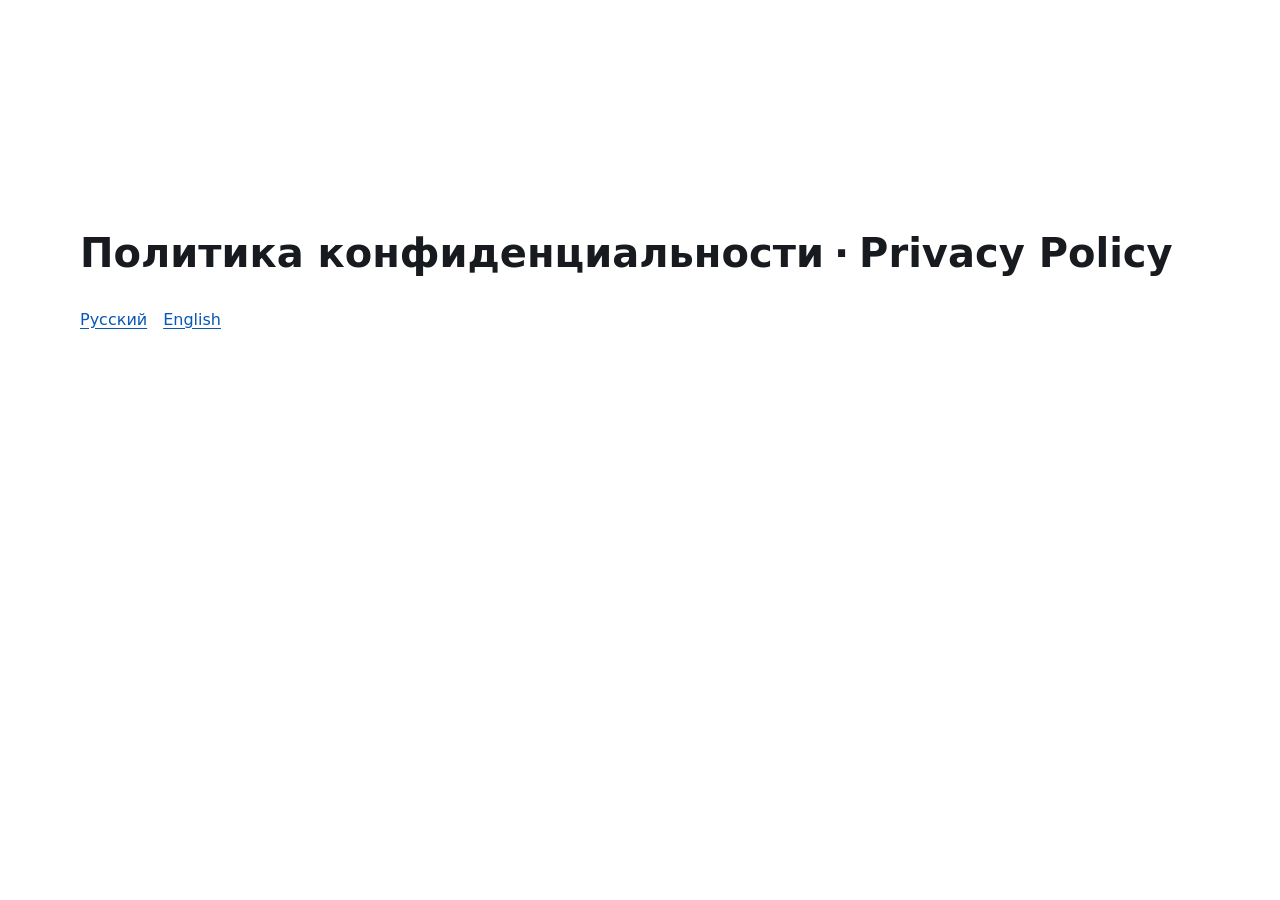
<file: index.html>
<!doctype html>
<html lang="ru">
  <head>
    <meta charset="utf-8">
    <meta name="viewport" content="width=device-width, initial-scale=1">
    <meta name="color-scheme" content="light">
    <title>Трекер приёма · Intake Tracker</title>
    <link rel="stylesheet" href="./assets/site.css">
  </head>
  <body>
    <main class="language-choice">
      <h1 class="language-choice-title"><span lang="ru">Политика конфиденциальности</span> <span class="language-choice-separator" aria-hidden="true">·</span> <span lang="en">Privacy Policy</span></h1>
      <ul class="language-list"><li><a href="./ru/" lang="ru">Русский</a></li><li><a href="./en/" lang="en">English</a></li></ul>
    </main>
  </body>
</html>
</file>
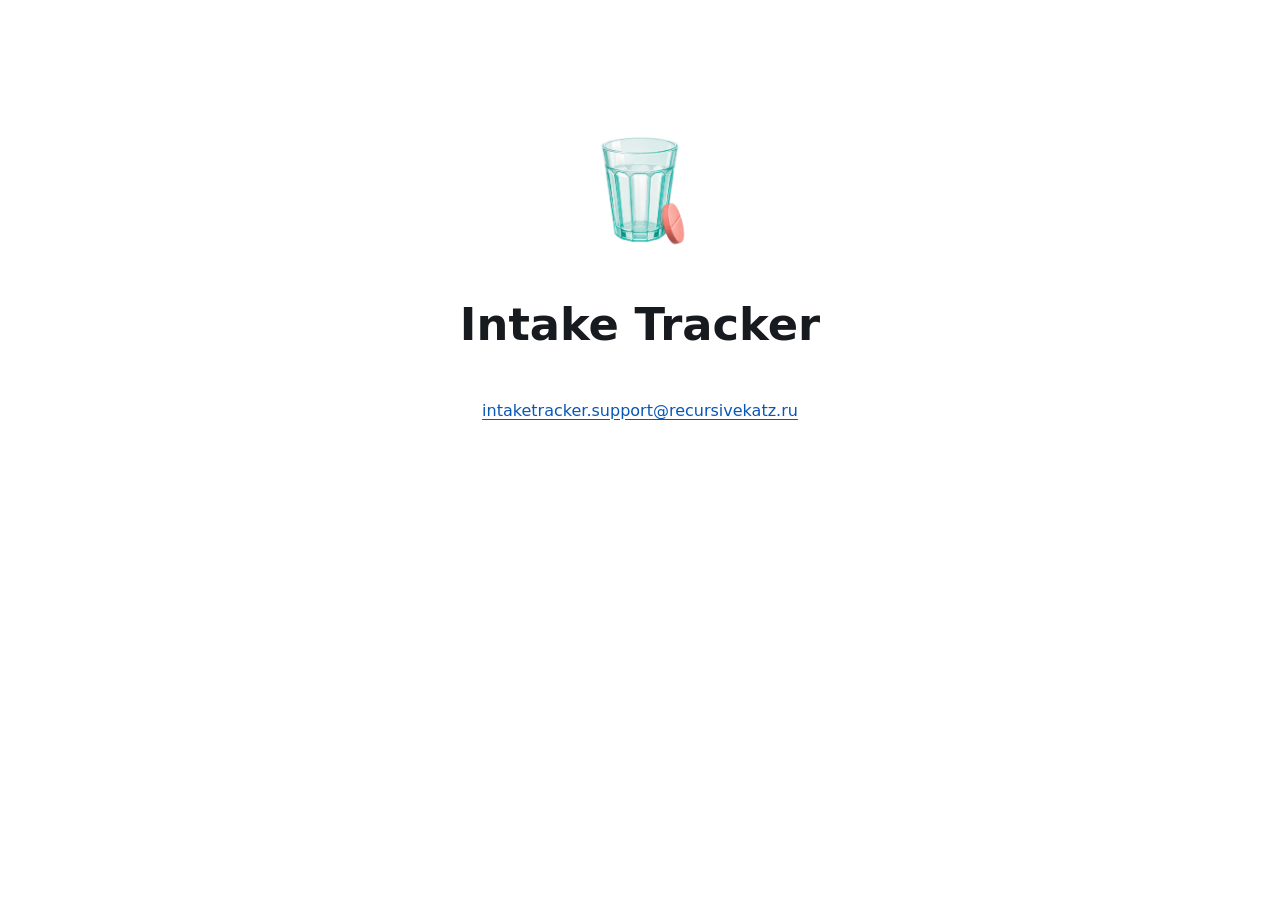
<file: download/index.html>
<!doctype html>
<html lang="en">
  <head>
    <meta charset="utf-8">
    <meta name="viewport" content="width=device-width, initial-scale=1">
    <meta name="color-scheme" content="light">
    <title>Download Intake Tracker</title>
    <link rel="stylesheet" href="../assets/site.css">
  </head>
  <body>
    <main class="download-page">
      <img class="download-icon" src="../assets/intake-tracker-icon.png" alt="Intake Tracker icon">
      <h1>Intake Tracker</h1>

      <p><a href="mailto:intaketracker.support@recursivekatz.ru">intaketracker.support@recursivekatz.ru</a></p>
    </main>
  </body>
</html>
</file>
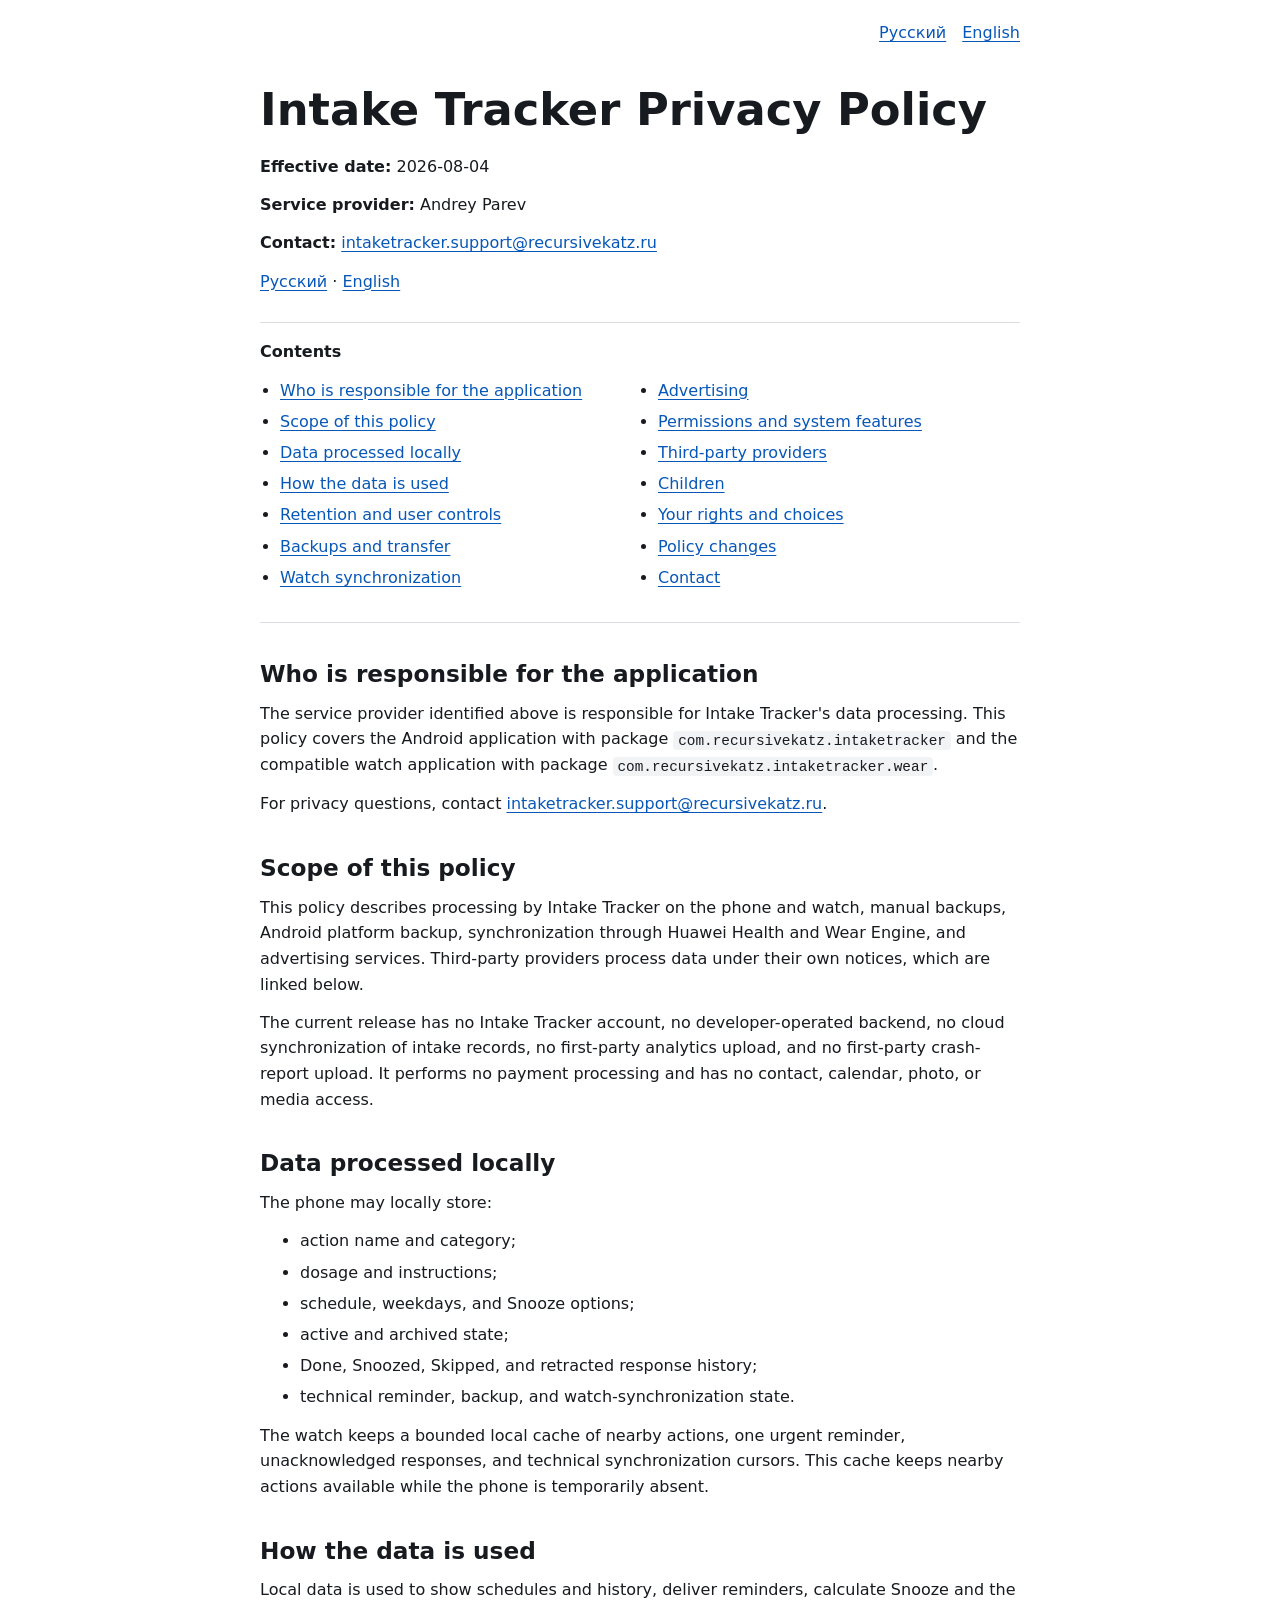
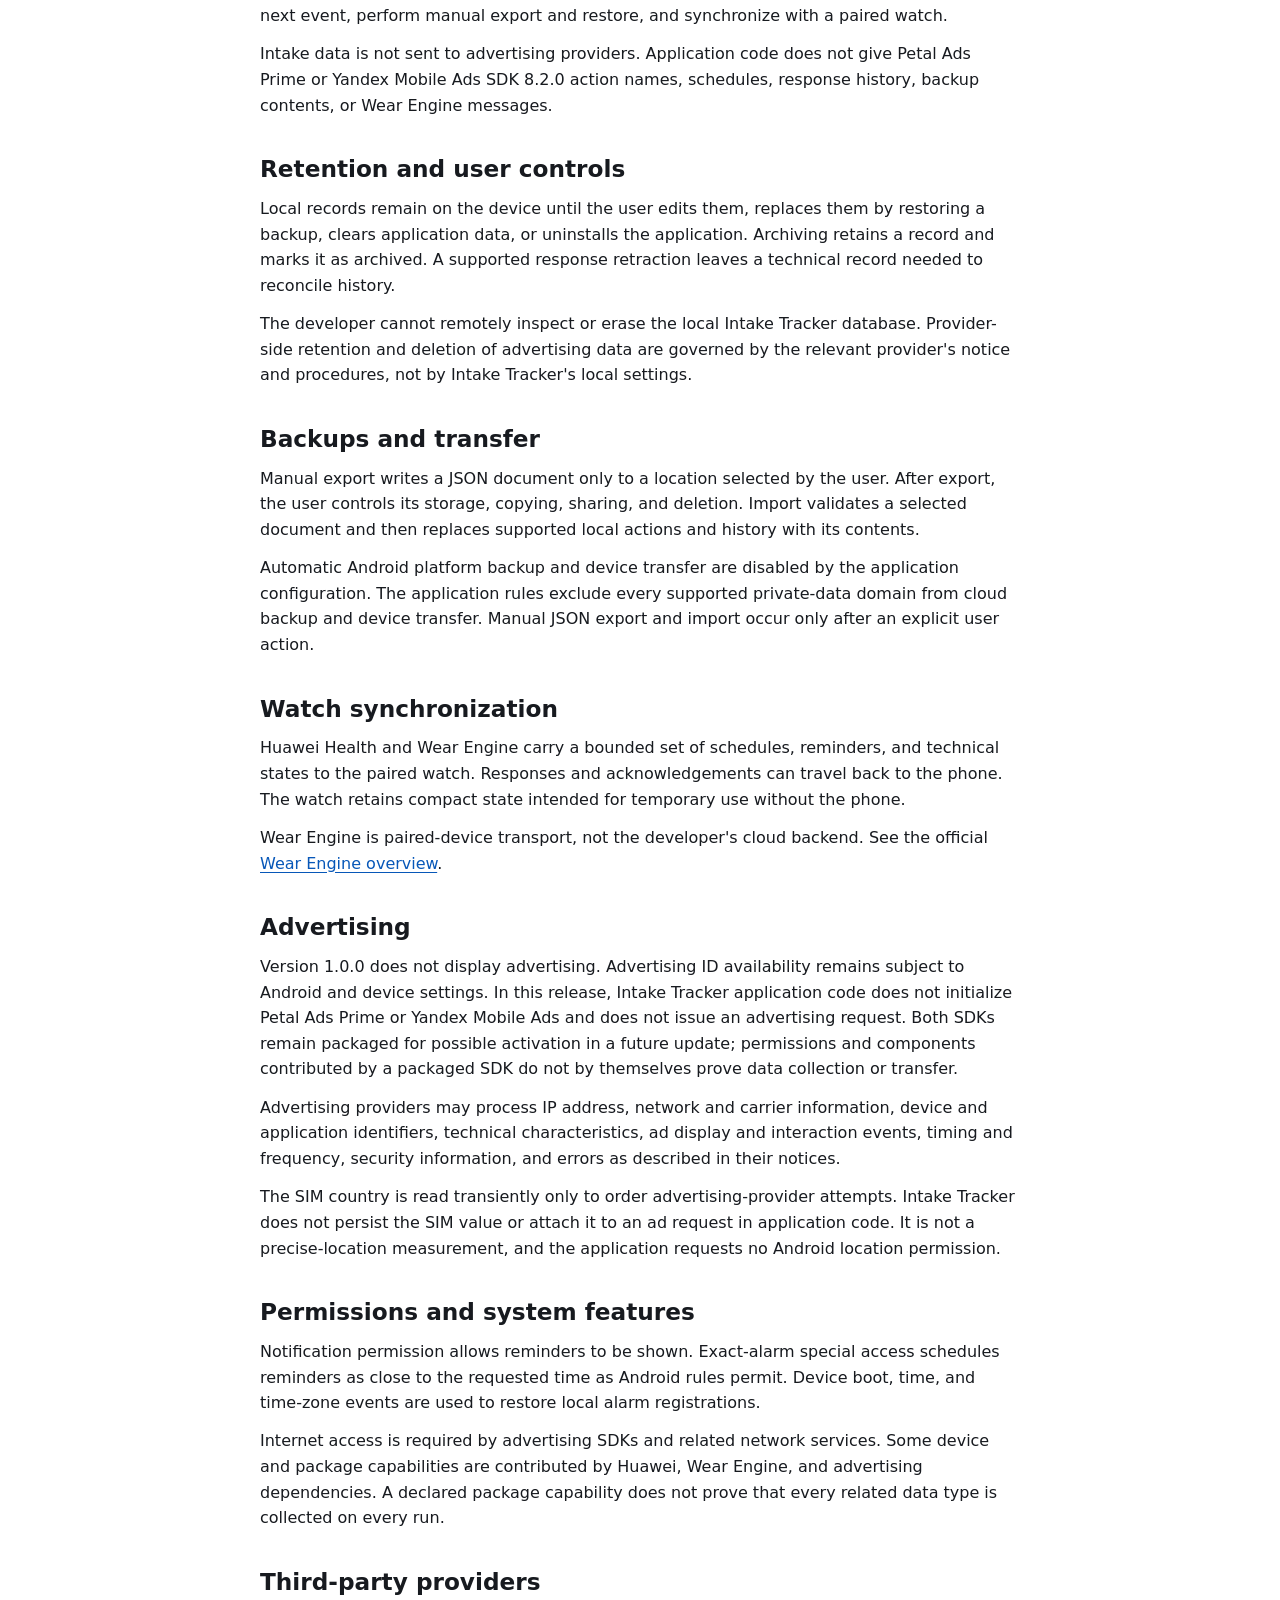
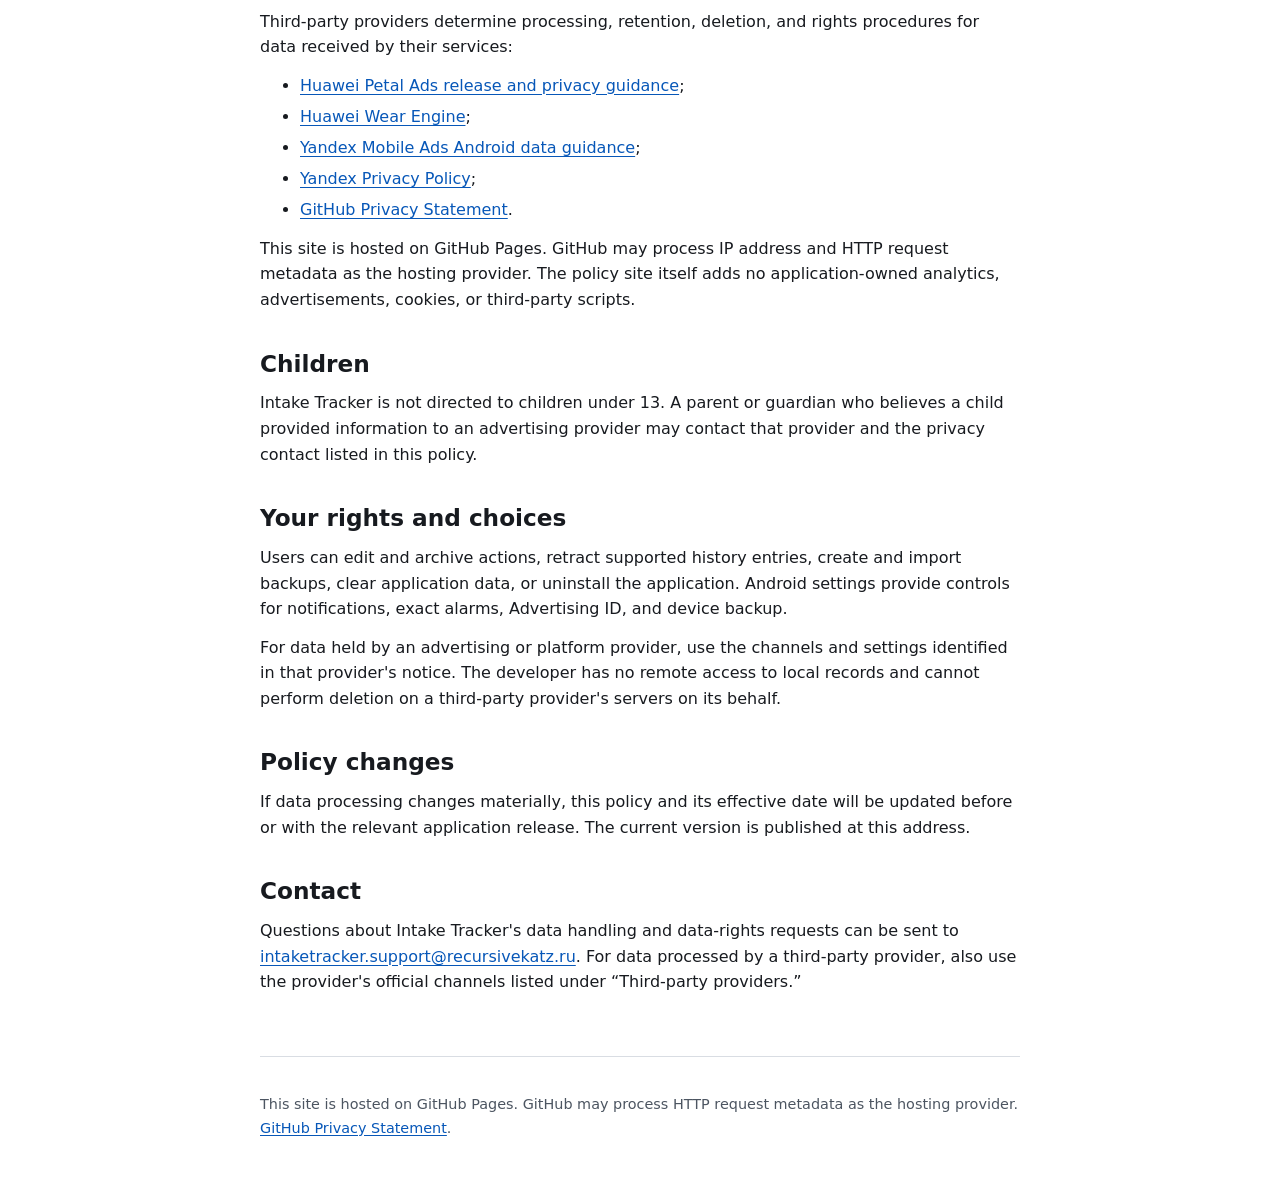
<file: en/index.html>
<!doctype html>
<html lang="en">
  <head>
    <meta charset="utf-8">
    <meta name="viewport" content="width=device-width, initial-scale=1">
    <meta name="color-scheme" content="light">
    <title>Intake Tracker Privacy Policy</title>
    <link rel="stylesheet" href="../assets/site.css">
  </head>
  <body>
    <header class="site-header"><nav class="language-nav" aria-label="Language selection"><a href="../ru/" lang="ru">Русский</a><a href="../en/" lang="en">English</a></nav></header>
    <main>
      <article>
<h1>Intake Tracker Privacy Policy</h1>
<p><strong>Effective date:</strong> 2026-08-04</p>
<p><strong>Service provider:</strong> Andrey Parev</p>
<p><strong>Contact:</strong> <a href="mailto:intaketracker.support@recursivekatz.ru">intaketracker.support@recursivekatz.ru</a></p>
<p><a href="../ru/">Русский</a> · <a href="./">English</a></p>
<nav class="toc" aria-label="Policy contents"><p class="toc-title">Contents</p><ul><li><a href="#controller">Who is responsible for the application</a></li><li><a href="#scope">Scope of this policy</a></li><li><a href="#local-data">Data processed locally</a></li><li><a href="#purposes">How the data is used</a></li><li><a href="#retention-controls">Retention and user controls</a></li><li><a href="#backup">Backups and transfer</a></li><li><a href="#watch-sync">Watch synchronization</a></li><li><a href="#advertising">Advertising</a></li><li><a href="#permissions">Permissions and system features</a></li><li><a href="#third-parties">Third-party providers</a></li><li><a href="#children">Children</a></li><li><a href="#rights">Your rights and choices</a></li><li><a href="#changes">Policy changes</a></li><li><a href="#contact">Contact</a></li></ul></nav>
<h2 id="controller">Who is responsible for the application</h2>
<p>The service provider identified above is responsible for Intake Tracker&#39;s data processing. This policy covers the Android application with package <code>com.recursivekatz.intaketracker</code> and the compatible watch application with package <code>com.recursivekatz.intaketracker.wear</code>.</p>
<p>For privacy questions, contact <a href="mailto:intaketracker.support@recursivekatz.ru">intaketracker.support@recursivekatz.ru</a>.</p>
<h2 id="scope">Scope of this policy</h2>
<p>This policy describes processing by Intake Tracker on the phone and watch, manual backups, Android platform backup, synchronization through Huawei Health and Wear Engine, and advertising services. Third-party providers process data under their own notices, which are linked below.</p>
<p>The current release has no Intake Tracker account, no developer-operated backend, no cloud synchronization of intake records, no first-party analytics upload, and no first-party crash-report upload. It performs no payment processing and has no contact, calendar, photo, or media access.</p>
<h2 id="local-data">Data processed locally</h2>
<p>The phone may locally store:</p>
<ul><li>action name and category;</li><li>dosage and instructions;</li><li>schedule, weekdays, and Snooze options;</li><li>active and archived state;</li><li>Done, Snoozed, Skipped, and retracted response history;</li><li>technical reminder, backup, and watch-synchronization state.</li></ul>
<p>The watch keeps a bounded local cache of nearby actions, one urgent reminder, unacknowledged responses, and technical synchronization cursors. This cache keeps nearby actions available while the phone is temporarily absent.</p>
<h2 id="purposes">How the data is used</h2>
<p>Local data is used to show schedules and history, deliver reminders, calculate Snooze and the next event, perform manual export and restore, and synchronize with a paired watch.</p>
<p>Intake data is not sent to advertising providers. Application code does not give Petal Ads Prime or Yandex Mobile Ads SDK 8.2.0 action names, schedules, response history, backup contents, or Wear Engine messages.</p>
<h2 id="retention-controls">Retention and user controls</h2>
<p>Local records remain on the device until the user edits them, replaces them by restoring a backup, clears application data, or uninstalls the application. Archiving retains a record and marks it as archived. A supported response retraction leaves a technical record needed to reconcile history.</p>
<p>The developer cannot remotely inspect or erase the local Intake Tracker database. Provider-side retention and deletion of advertising data are governed by the relevant provider&#39;s notice and procedures, not by Intake Tracker&#39;s local settings.</p>
<h2 id="backup">Backups and transfer</h2>
<p>Manual export writes a JSON document only to a location selected by the user. After export, the user controls its storage, copying, sharing, and deletion. Import validates a selected document and then replaces supported local actions and history with its contents.</p>
<p>Automatic Android platform backup and device transfer are disabled by the application configuration. The application rules exclude every supported private-data domain from cloud backup and device transfer. Manual JSON export and import occur only after an explicit user action.</p>
<h2 id="watch-sync">Watch synchronization</h2>
<p>Huawei Health and Wear Engine carry a bounded set of schedules, reminders, and technical states to the paired watch. Responses and acknowledgements can travel back to the phone. The watch retains compact state intended for temporary use without the phone.</p>
<p>Wear Engine is paired-device transport, not the developer&#39;s cloud backend. See the official <a href="https://developer.huawei.com/consumer/en/doc/development/connectivity-Guides/service-introduction-0000000000018585">Wear Engine overview</a>.</p>
<h2 id="advertising">Advertising</h2>
<p>Version 1.0.0 does not display advertising. Advertising ID availability remains subject to Android and device settings. In this release, Intake Tracker application code does not initialize Petal Ads Prime or Yandex Mobile Ads and does not issue an advertising request. Both SDKs remain packaged for possible activation in a future update; permissions and components contributed by a packaged SDK do not by themselves prove data collection or transfer.</p>
<p>Advertising providers may process IP address, network and carrier information, device and application identifiers, technical characteristics, ad display and interaction events, timing and frequency, security information, and errors as described in their notices.</p>
<p>The SIM country is read transiently only to order advertising-provider attempts. Intake Tracker does not persist the SIM value or attach it to an ad request in application code. It is not a precise-location measurement, and the application requests no Android location permission.</p>
<h2 id="permissions">Permissions and system features</h2>
<p>Notification permission allows reminders to be shown. Exact-alarm special access schedules reminders as close to the requested time as Android rules permit. Device boot, time, and time-zone events are used to restore local alarm registrations.</p>
<p>Internet access is required by advertising SDKs and related network services. Some device and package capabilities are contributed by Huawei, Wear Engine, and advertising dependencies. A declared package capability does not prove that every related data type is collected on every run.</p>
<h2 id="third-parties">Third-party providers</h2>
<p>Third-party providers determine processing, retention, deletion, and rights procedures for data received by their services:</p>
<ul><li><a href="https://developer.huawei.com/consumer/en/doc/distribution/monetize/release-0000001050961874">Huawei Petal Ads release and privacy guidance</a>;</li><li><a href="https://developer.huawei.com/consumer/en/doc/development/connectivity-Guides/service-introduction-0000000000018585">Huawei Wear Engine</a>;</li><li><a href="https://ads.yandex.com/helpcenter/en/dev/android/app-privacy-android">Yandex Mobile Ads Android data guidance</a>;</li><li><a href="https://yandex.com/legal/confidential/">Yandex Privacy Policy</a>;</li><li><a href="https://docs.github.com/en/site-policy/privacy-policies/github-general-privacy-statement">GitHub Privacy Statement</a>.</li></ul>
<p>This site is hosted on GitHub Pages. GitHub may process IP address and HTTP request metadata as the hosting provider. The policy site itself adds no application-owned analytics, advertisements, cookies, or third-party scripts.</p>
<h2 id="children">Children</h2>
<p>Intake Tracker is not directed to children under 13. A parent or guardian who believes a child provided information to an advertising provider may contact that provider and the privacy contact listed in this policy.</p>
<h2 id="rights">Your rights and choices</h2>
<p>Users can edit and archive actions, retract supported history entries, create and import backups, clear application data, or uninstall the application. Android settings provide controls for notifications, exact alarms, Advertising ID, and device backup.</p>
<p>For data held by an advertising or platform provider, use the channels and settings identified in that provider&#39;s notice. The developer has no remote access to local records and cannot perform deletion on a third-party provider&#39;s servers on its behalf.</p>
<h2 id="changes">Policy changes</h2>
<p>If data processing changes materially, this policy and its effective date will be updated before or with the relevant application release. The current version is published at this address.</p>
<h2 id="contact">Contact</h2>
<p>Questions about Intake Tracker&#39;s data handling and data-rights requests can be sent to <a href="mailto:intaketracker.support@recursivekatz.ru">intaketracker.support@recursivekatz.ru</a>. For data processed by a third-party provider, also use the provider&#39;s official channels listed under “Third-party providers.”</p>
      </article>
    </main>
    <footer class="site-footer"><p>This site is hosted on GitHub Pages. GitHub may process HTTP request metadata as the hosting provider. <a href="https://docs.github.com/en/site-policy/privacy-policies/github-general-privacy-statement">GitHub Privacy Statement</a>.</p></footer>
  </body>
</html>
</file>
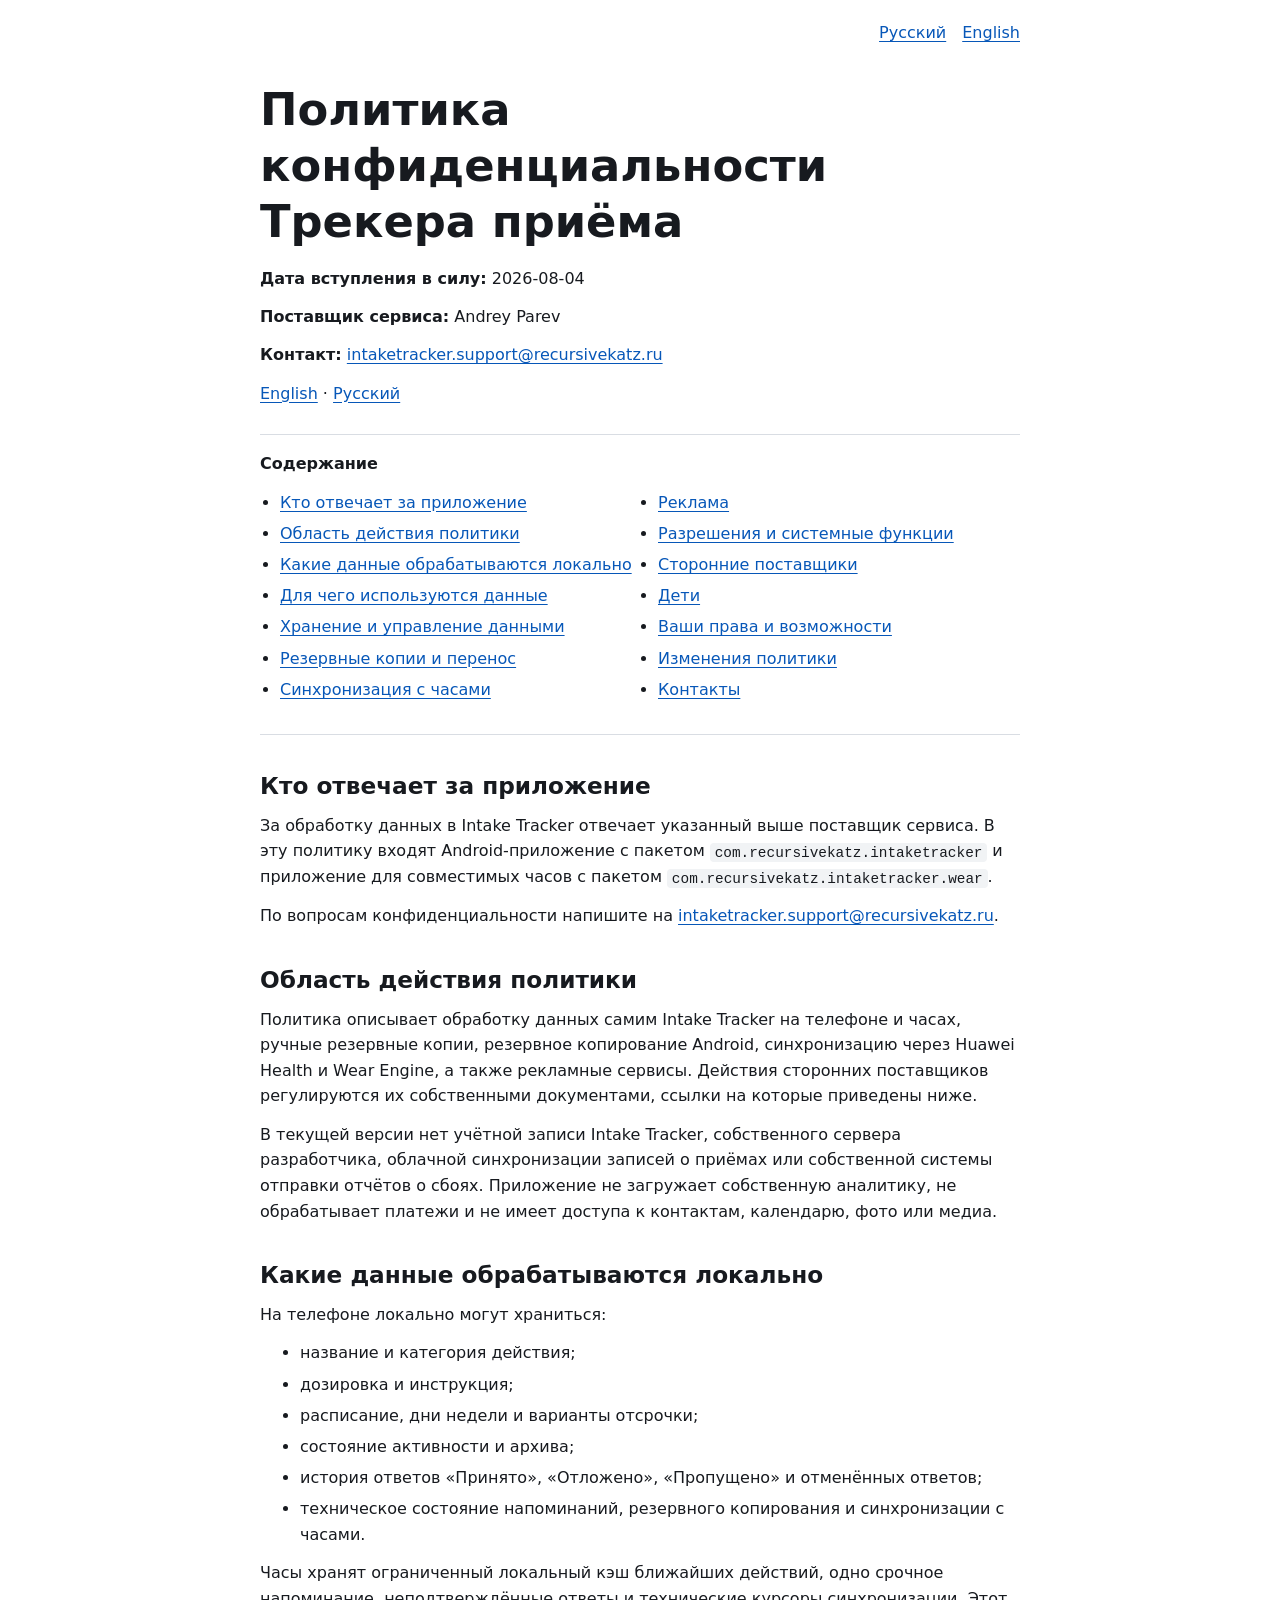
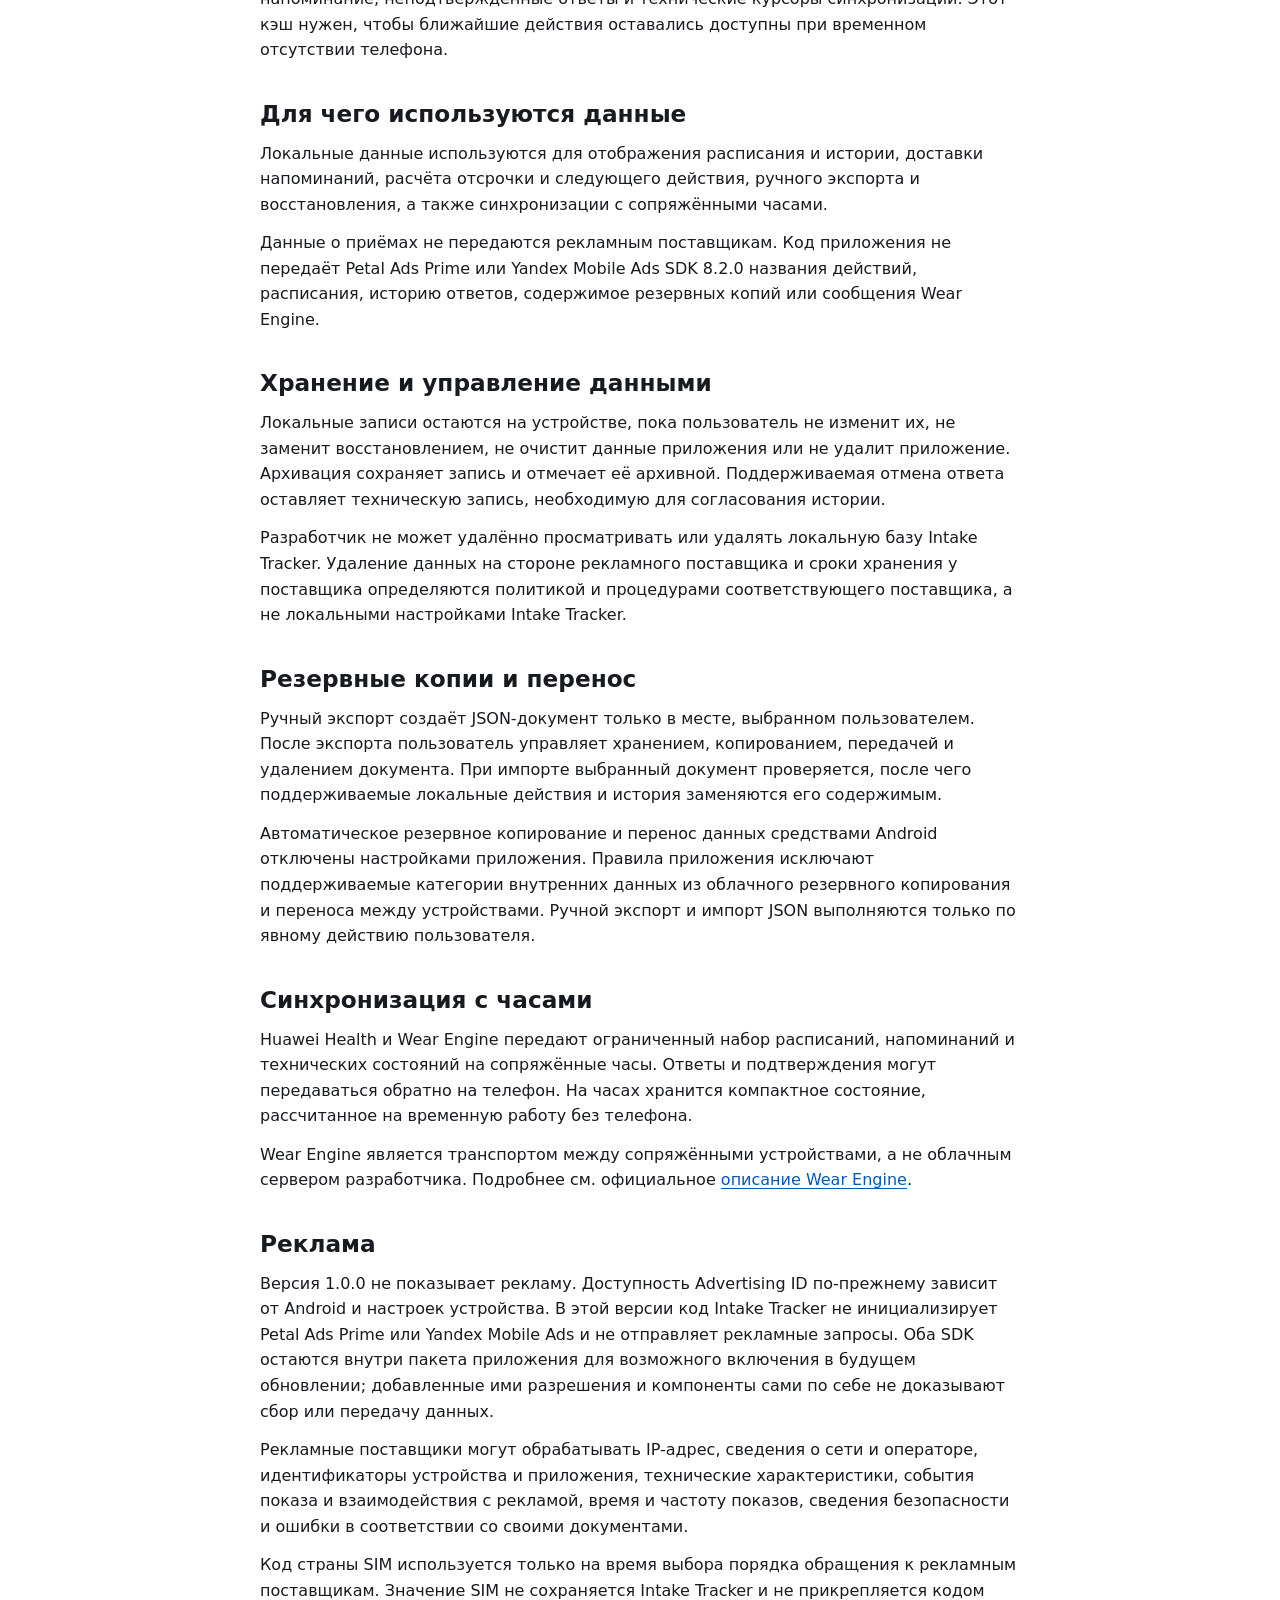
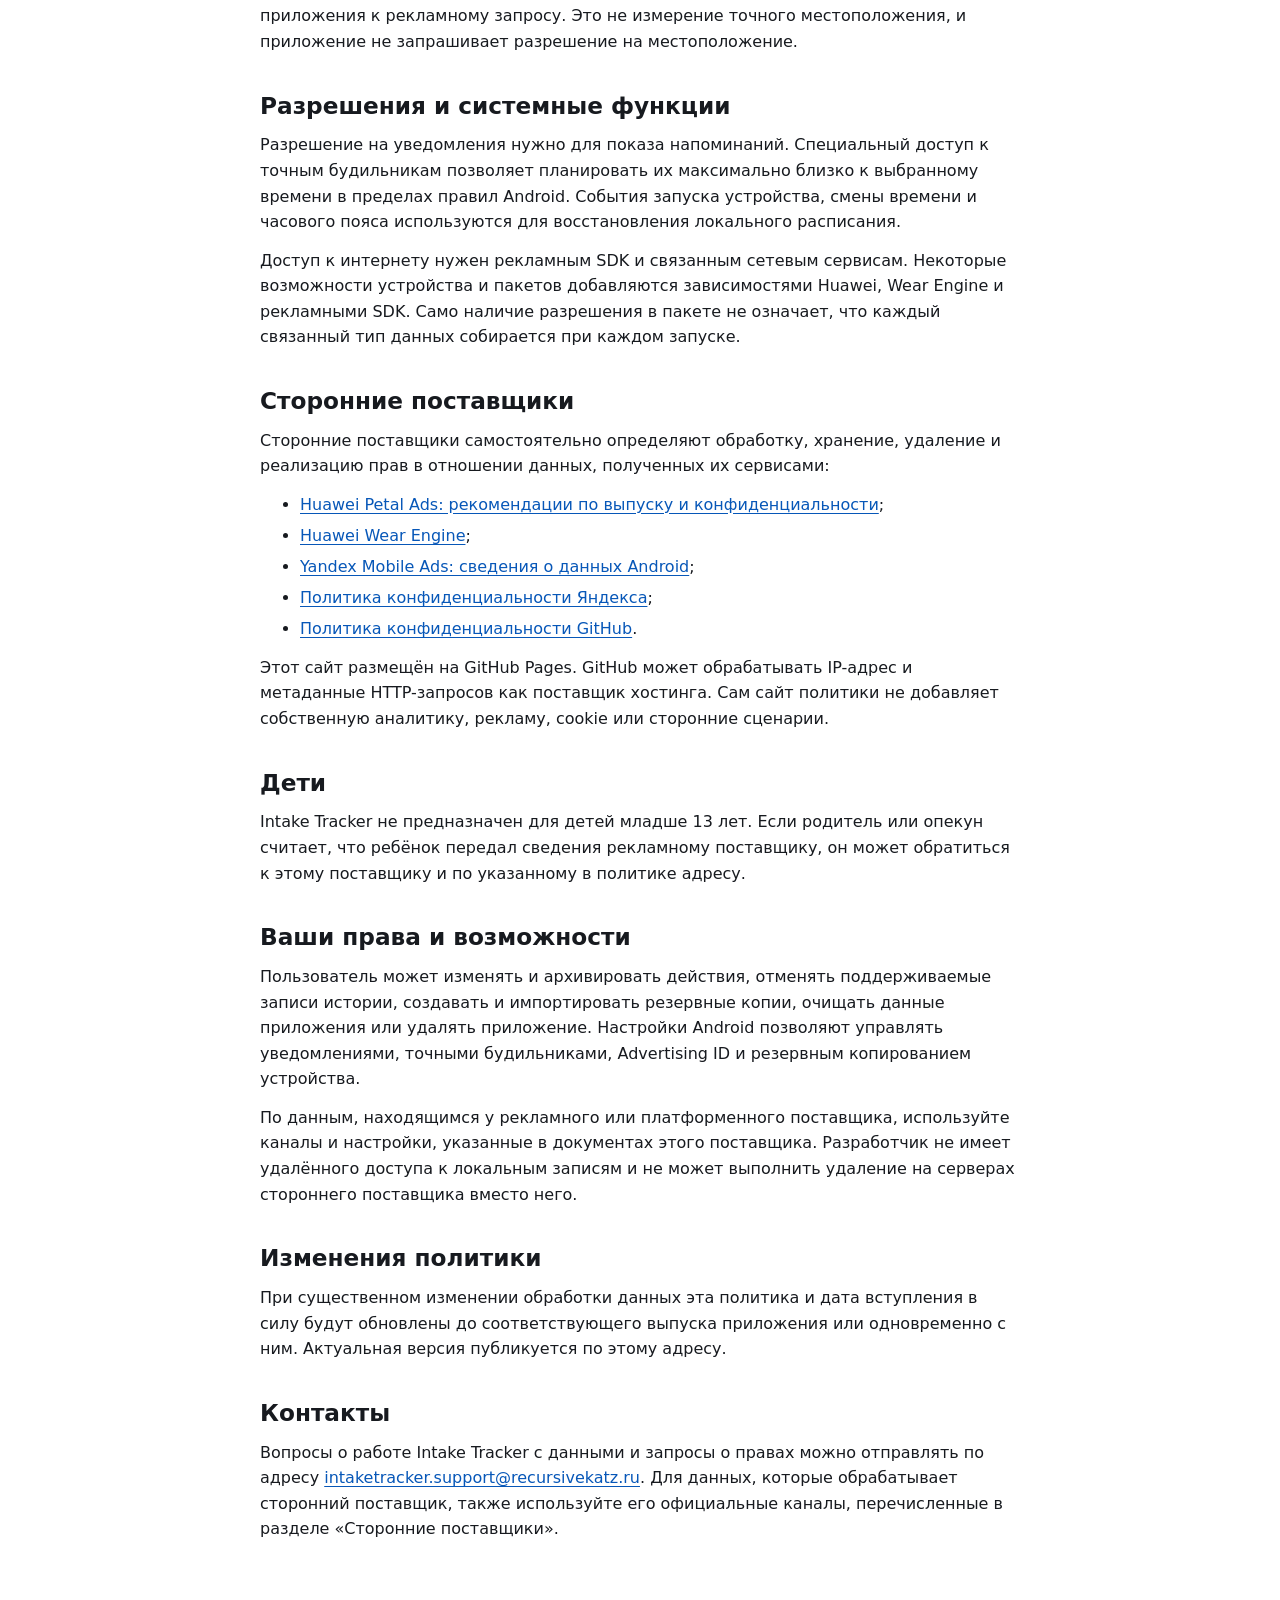
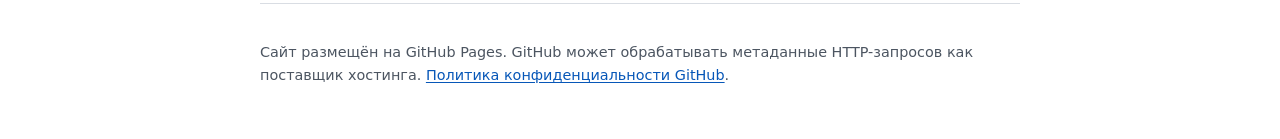
<file: ru/index.html>
<!doctype html>
<html lang="ru">
  <head>
    <meta charset="utf-8">
    <meta name="viewport" content="width=device-width, initial-scale=1">
    <meta name="color-scheme" content="light">
    <title>Политика конфиденциальности Трекера приёма</title>
    <link rel="stylesheet" href="../assets/site.css">
  </head>
  <body>
    <header class="site-header"><nav class="language-nav" aria-label="Выбор языка"><a href="../ru/" lang="ru">Русский</a><a href="../en/" lang="en">English</a></nav></header>
    <main>
      <article>
<h1>Политика конфиденциальности Трекера приёма</h1>
<p><strong>Дата вступления в силу:</strong> 2026-08-04</p>
<p><strong>Поставщик сервиса:</strong> Andrey Parev</p>
<p><strong>Контакт:</strong> <a href="mailto:intaketracker.support@recursivekatz.ru">intaketracker.support@recursivekatz.ru</a></p>
<p><a href="../en/">English</a> · <a href="./">Русский</a></p>
<nav class="toc" aria-label="Содержание политики"><p class="toc-title">Содержание</p><ul><li><a href="#controller">Кто отвечает за приложение</a></li><li><a href="#scope">Область действия политики</a></li><li><a href="#local-data">Какие данные обрабатываются локально</a></li><li><a href="#purposes">Для чего используются данные</a></li><li><a href="#retention-controls">Хранение и управление данными</a></li><li><a href="#backup">Резервные копии и перенос</a></li><li><a href="#watch-sync">Синхронизация с часами</a></li><li><a href="#advertising">Реклама</a></li><li><a href="#permissions">Разрешения и системные функции</a></li><li><a href="#third-parties">Сторонние поставщики</a></li><li><a href="#children">Дети</a></li><li><a href="#rights">Ваши права и возможности</a></li><li><a href="#changes">Изменения политики</a></li><li><a href="#contact">Контакты</a></li></ul></nav>
<h2 id="controller">Кто отвечает за приложение</h2>
<p>За обработку данных в Intake Tracker отвечает указанный выше поставщик сервиса. В эту политику входят Android-приложение с пакетом <code>com.recursivekatz.intaketracker</code> и приложение для совместимых часов с пакетом <code>com.recursivekatz.intaketracker.wear</code>.</p>
<p>По вопросам конфиденциальности напишите на <a href="mailto:intaketracker.support@recursivekatz.ru">intaketracker.support@recursivekatz.ru</a>.</p>
<h2 id="scope">Область действия политики</h2>
<p>Политика описывает обработку данных самим Intake Tracker на телефоне и часах, ручные резервные копии, резервное копирование Android, синхронизацию через Huawei Health и Wear Engine, а также рекламные сервисы. Действия сторонних поставщиков регулируются их собственными документами, ссылки на которые приведены ниже.</p>
<p>В текущей версии нет учётной записи Intake Tracker, собственного сервера разработчика, облачной синхронизации записей о приёмах или собственной системы отправки отчётов о сбоях. Приложение не загружает собственную аналитику, не обрабатывает платежи и не имеет доступа к контактам, календарю, фото или медиа.</p>
<h2 id="local-data">Какие данные обрабатываются локально</h2>
<p>На телефоне локально могут храниться:</p>
<ul><li>название и категория действия;</li><li>дозировка и инструкция;</li><li>расписание, дни недели и варианты отсрочки;</li><li>состояние активности и архива;</li><li>история ответов «Принято», «Отложено», «Пропущено» и отменённых ответов;</li><li>техническое состояние напоминаний, резервного копирования и синхронизации с часами.</li></ul>
<p>Часы хранят ограниченный локальный кэш ближайших действий, одно срочное напоминание, неподтверждённые ответы и технические курсоры синхронизации. Этот кэш нужен, чтобы ближайшие действия оставались доступны при временном отсутствии телефона.</p>
<h2 id="purposes">Для чего используются данные</h2>
<p>Локальные данные используются для отображения расписания и истории, доставки напоминаний, расчёта отсрочки и следующего действия, ручного экспорта и восстановления, а также синхронизации с сопряжёнными часами.</p>
<p>Данные о приёмах не передаются рекламным поставщикам. Код приложения не передаёт Petal Ads Prime или Yandex Mobile Ads SDK 8.2.0 названия действий, расписания, историю ответов, содержимое резервных копий или сообщения Wear Engine.</p>
<h2 id="retention-controls">Хранение и управление данными</h2>
<p>Локальные записи остаются на устройстве, пока пользователь не изменит их, не заменит восстановлением, не очистит данные приложения или не удалит приложение. Архивация сохраняет запись и отмечает её архивной. Поддерживаемая отмена ответа оставляет техническую запись, необходимую для согласования истории.</p>
<p>Разработчик не может удалённо просматривать или удалять локальную базу Intake Tracker. Удаление данных на стороне рекламного поставщика и сроки хранения у поставщика определяются политикой и процедурами соответствующего поставщика, а не локальными настройками Intake Tracker.</p>
<h2 id="backup">Резервные копии и перенос</h2>
<p>Ручный экспорт создаёт JSON-документ только в месте, выбранном пользователем. После экспорта пользователь управляет хранением, копированием, передачей и удалением документа. При импорте выбранный документ проверяется, после чего поддерживаемые локальные действия и история заменяются его содержимым.</p>
<p>Автоматическое резервное копирование и перенос данных средствами Android отключены настройками приложения. Правила приложения исключают поддерживаемые категории внутренних данных из облачного резервного копирования и переноса между устройствами. Ручной экспорт и импорт JSON выполняются только по явному действию пользователя.</p>
<h2 id="watch-sync">Синхронизация с часами</h2>
<p>Huawei Health и Wear Engine передают ограниченный набор расписаний, напоминаний и технических состояний на сопряжённые часы. Ответы и подтверждения могут передаваться обратно на телефон. На часах хранится компактное состояние, рассчитанное на временную работу без телефона.</p>
<p>Wear Engine является транспортом между сопряжёнными устройствами, а не облачным сервером разработчика. Подробнее см. официальное <a href="https://developer.huawei.com/consumer/en/doc/development/connectivity-Guides/service-introduction-0000000000018585">описание Wear Engine</a>.</p>
<h2 id="advertising">Реклама</h2>
<p>Версия 1.0.0 не показывает рекламу. Доступность Advertising ID по-прежнему зависит от Android и настроек устройства. В этой версии код Intake Tracker не инициализирует Petal Ads Prime или Yandex Mobile Ads и не отправляет рекламные запросы. Оба SDK остаются внутри пакета приложения для возможного включения в будущем обновлении; добавленные ими разрешения и компоненты сами по себе не доказывают сбор или передачу данных.</p>
<p>Рекламные поставщики могут обрабатывать IP-адрес, сведения о сети и операторе, идентификаторы устройства и приложения, технические характеристики, события показа и взаимодействия с рекламой, время и частоту показов, сведения безопасности и ошибки в соответствии со своими документами.</p>
<p>Код страны SIM используется только на время выбора порядка обращения к рекламным поставщикам. Значение SIM не сохраняется Intake Tracker и не прикрепляется кодом приложения к рекламному запросу. Это не измерение точного местоположения, и приложение не запрашивает разрешение на местоположение.</p>
<h2 id="permissions">Разрешения и системные функции</h2>
<p>Разрешение на уведомления нужно для показа напоминаний. Специальный доступ к точным будильникам позволяет планировать их максимально близко к выбранному времени в пределах правил Android. События запуска устройства, смены времени и часового пояса используются для восстановления локального расписания.</p>
<p>Доступ к интернету нужен рекламным SDK и связанным сетевым сервисам. Некоторые возможности устройства и пакетов добавляются зависимостями Huawei, Wear Engine и рекламными SDK. Само наличие разрешения в пакете не означает, что каждый связанный тип данных собирается при каждом запуске.</p>
<h2 id="third-parties">Сторонние поставщики</h2>
<p>Сторонние поставщики самостоятельно определяют обработку, хранение, удаление и реализацию прав в отношении данных, полученных их сервисами:</p>
<ul><li><a href="https://developer.huawei.com/consumer/en/doc/distribution/monetize/release-0000001050961874">Huawei Petal Ads: рекомендации по выпуску и конфиденциальности</a>;</li><li><a href="https://developer.huawei.com/consumer/en/doc/development/connectivity-Guides/service-introduction-0000000000018585">Huawei Wear Engine</a>;</li><li><a href="https://ads.yandex.com/helpcenter/en/dev/android/app-privacy-android">Yandex Mobile Ads: сведения о данных Android</a>;</li><li><a href="https://yandex.com/legal/confidential/">Политика конфиденциальности Яндекса</a>;</li><li><a href="https://docs.github.com/en/site-policy/privacy-policies/github-general-privacy-statement">Политика конфиденциальности GitHub</a>.</li></ul>
<p>Этот сайт размещён на GitHub Pages. GitHub может обрабатывать IP-адрес и метаданные HTTP-запросов как поставщик хостинга. Сам сайт политики не добавляет собственную аналитику, рекламу, cookie или сторонние сценарии.</p>
<h2 id="children">Дети</h2>
<p>Intake Tracker не предназначен для детей младше 13 лет. Если родитель или опекун считает, что ребёнок передал сведения рекламному поставщику, он может обратиться к этому поставщику и по указанному в политике адресу.</p>
<h2 id="rights">Ваши права и возможности</h2>
<p>Пользователь может изменять и архивировать действия, отменять поддерживаемые записи истории, создавать и импортировать резервные копии, очищать данные приложения или удалять приложение. Настройки Android позволяют управлять уведомлениями, точными будильниками, Advertising ID и резервным копированием устройства.</p>
<p>По данным, находящимся у рекламного или платформенного поставщика, используйте каналы и настройки, указанные в документах этого поставщика. Разработчик не имеет удалённого доступа к локальным записям и не может выполнить удаление на серверах стороннего поставщика вместо него.</p>
<h2 id="changes">Изменения политики</h2>
<p>При существенном изменении обработки данных эта политика и дата вступления в силу будут обновлены до соответствующего выпуска приложения или одновременно с ним. Актуальная версия публикуется по этому адресу.</p>
<h2 id="contact">Контакты</h2>
<p>Вопросы о работе Intake Tracker с данными и запросы о правах можно отправлять по адресу <a href="mailto:intaketracker.support@recursivekatz.ru">intaketracker.support@recursivekatz.ru</a>. Для данных, которые обрабатывает сторонний поставщик, также используйте его официальные каналы, перечисленные в разделе «Сторонние поставщики».</p>
      </article>
    </main>
    <footer class="site-footer"><p>Сайт размещён на GitHub Pages. GitHub может обрабатывать метаданные HTTP-запросов как поставщик хостинга. <a href="https://docs.github.com/en/site-policy/privacy-policies/github-general-privacy-statement">Политика конфиденциальности GitHub</a>.</p></footer>
  </body>
</html>
</file>
<file: assets/site.css>
:root {
  color-scheme: light;
  font-family: system-ui, -apple-system, BlinkMacSystemFont, "Segoe UI", sans-serif;
  font-size: 16px;
  line-height: 1.6;
  color: #171a1f;
  background: #ffffff;
}

* {
  box-sizing: border-box;
}

body {
  margin: 0;
  background: #ffffff;
}

a {
  color: #0757b8;
  text-underline-offset: 0.16em;
}

a:hover {
  color: #003c82;
}

a:focus-visible {
  outline: 3px solid #f2b705;
  outline-offset: 3px;
}

.site-header,
main,
.site-footer {
  width: min(100% - 2rem, 760px);
  margin-inline: auto;
}

.site-header {
  padding-block: 1.25rem 0;
  text-align: right;
}

.language-nav {
  display: inline-flex;
  gap: 1rem;
}

main {
  padding-block: 1rem 3rem;
}

article {
  overflow-wrap: anywhere;
}

h1,
h2 {
  line-height: 1.25;
  letter-spacing: 0;
}

h1 {
  margin-block: 1.25rem 1rem;
  font-size: clamp(2rem, 7vw, 2.8rem);
}

h2 {
  margin-block: 2.25rem 0.75rem;
  font-size: 1.45rem;
  scroll-margin-top: 1rem;
}

p,
ul {
  margin-block: 0.8rem;
}

li + li {
  margin-top: 0.35rem;
}

code {
  padding: 0.1rem 0.3rem;
  border-radius: 4px;
  background: #f1f3f5;
  font-family: ui-monospace, SFMono-Regular, Consolas, monospace;
  font-size: 0.9em;
}

.toc {
  margin-block: 1.75rem 2.25rem;
  padding-block: 1rem;
  border-block: 1px solid #d9dde3;
}

.toc-title {
  margin: 0 0 0.5rem;
  font-weight: 700;
}

.toc ul {
  columns: 2 16rem;
  padding-left: 1.25rem;
}

.site-footer {
  padding-block: 1.5rem 2.5rem;
  border-top: 1px solid #d9dde3;
  color: #4c5561;
  font-size: 0.9rem;
}

.language-choice {
  width: min(100% - 2rem, 1120px);
  min-height: 65vh;
  display: grid;
  align-content: center;
}

.language-choice-title {
  min-width: 0;
  display: flex;
  flex-wrap: wrap;
  align-items: baseline;
  column-gap: 0.25em;
  font-size: clamp(1.75rem, 4vw, 2.5rem);
}

.language-choice-title > span {
  white-space: nowrap;
}

.language-list {
  display: flex;
  flex-wrap: wrap;
  gap: 1rem;
  padding: 0;
  list-style: none;
}

.language-list > li + li {
  margin-top: 0;
}

.download-page { min-height: 65vh; display: grid; justify-items: center; align-content: center; gap: 1rem; text-align: center; }
.download-icon { width: min(144px, 40vw); height: auto; border-radius: 24%; }
.store-list { display: grid; gap: 0.75rem; }
.store-badge { display: block; max-width: min(188px, 75vw); height: auto; }

@media (max-width: 640px) {
  .language-choice-title > [lang="ru"] {
    min-width: 0;
    white-space: normal;
  }
}

@media (max-width: 520px) {
  .site-header,
  main,
  .site-footer {
    width: min(100% - 1.25rem, 760px);
  }

  .toc ul {
    columns: 1;
  }
}

@media print {
  .site-header,
  .language-nav {
    display: none;
  }

  main,
  .site-footer {
    width: 100%;
  }

  article a[href^="http"]::after {
    content: " (" attr(href) ")";
    font-size: 0.85em;
  }
}
</file>
